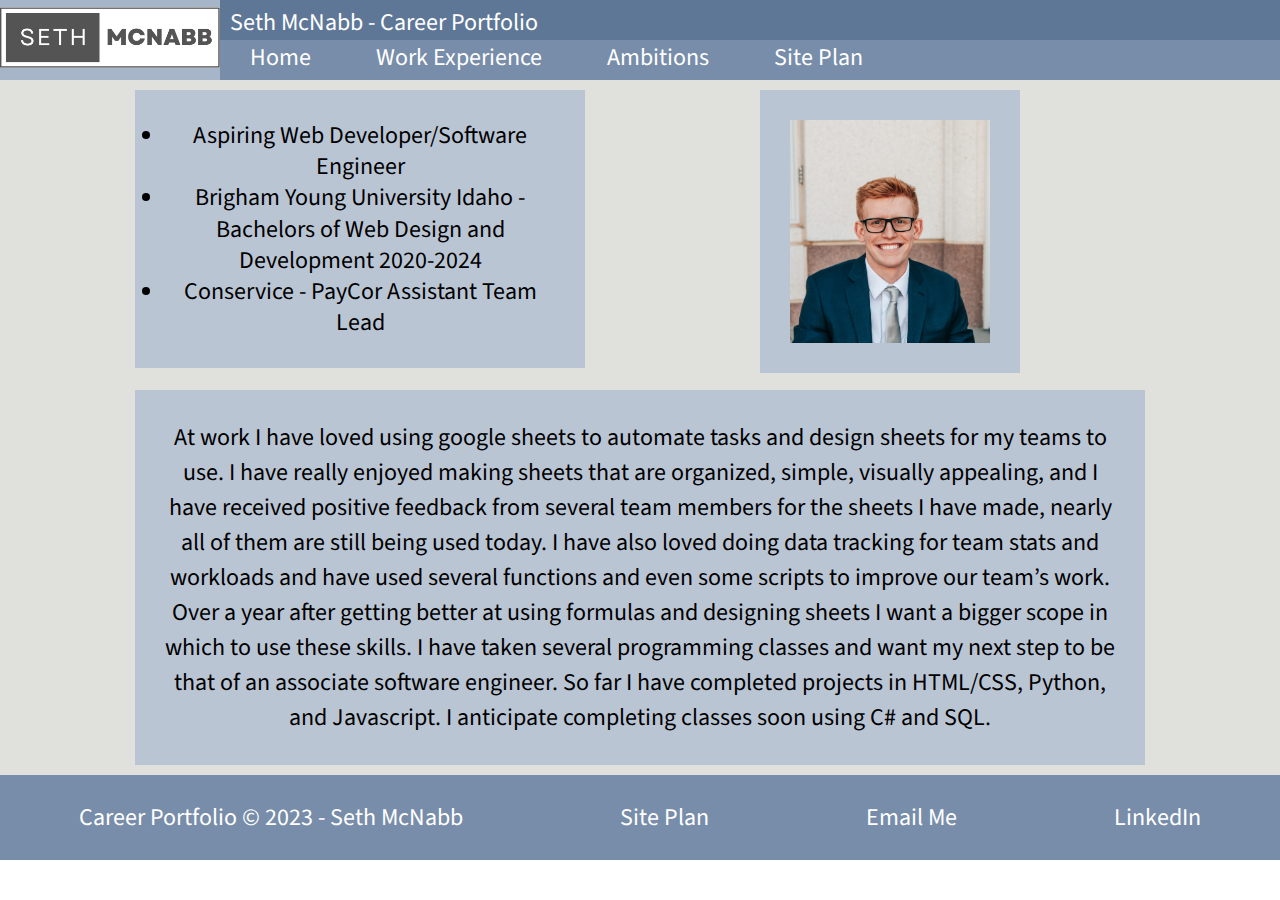
<file: careerportfolio/index.html>
<!DOCTYPE html>
<html lang="en">
<head>
    <link rel = "stylesheet" href="styles/styles.css">
    <meta charset="UTF-8">
    <meta http-equiv="X-UA-Compatible" content="IE=edge">
    <meta name="viewport" content="width=device-width, initial-scale=1.0">
    <title>Home</title>
</head>
<body>
    <header>
        <a id="logo_link" href="index.html">
            <img class = "logo" src="images/seth_logo_image.png" alt="Logo_Image" width="350px">
        </a>
        <h class = "title">Seth McNabb - Career Portfolio</h>
        <nav>
            <a href="index.html">Home</a>
            <a href="Experience.html">Work Experience</a>
            <a href="Ambitions.html">Ambitions</a>
            <a href="site-plan.html">Site Plan</a>
        </nav>
    </header>
    <main class="home-grid">
        <ul>
            <li>Aspiring Web Developer/Software Engineer</li>
            <li>Brigham Young University Idaho - Bachelors of Web Design and Development 2020-2024</li>
            <li>Conservice - PayCor Assistant Team Lead</li>
        </ul>
        <p2>
            At work I have loved using google sheets to automate tasks and design sheets for my teams to use. I have really enjoyed making sheets that are organized, simple, visually appealing, and I have received positive feedback from several team members for the sheets I have made, nearly all of them are still being used today. I have also loved doing data tracking for team stats and workloads and have used several functions and even some scripts to improve our team’s work. Over a year after getting better at using formulas and designing sheets I want a bigger scope in which to use these skills. I have taken several programming classes and want my next step to be that of an associate software engineer. 
            So far I have completed projects in HTML/CSS, Python, and Javascript. I anticipate completing classes soon using C# and SQL. 
        </p2>
        <img class="headshot" src="images/headshot.jpg" alt="Headshot" width=200px>
        <!--<img class="coding logo" src="" alt="Coding Logo">-->
        <!--github test-->
    </main>
    <footer>
        <p>Career Portfolio &copy; 2023 - Seth McNabb</p>
        <p><a href="site-plan.html">Site Plan</a></p>
        <p><a href="mailto: sethmcnabb00@gmail.com">Email Me</a></p>
        <p><a href="www.linkedin.com/in/seth-mcnabb-2586941bb">LinkedIn</a></p>
    </footer>
</body>
</html>
</file>
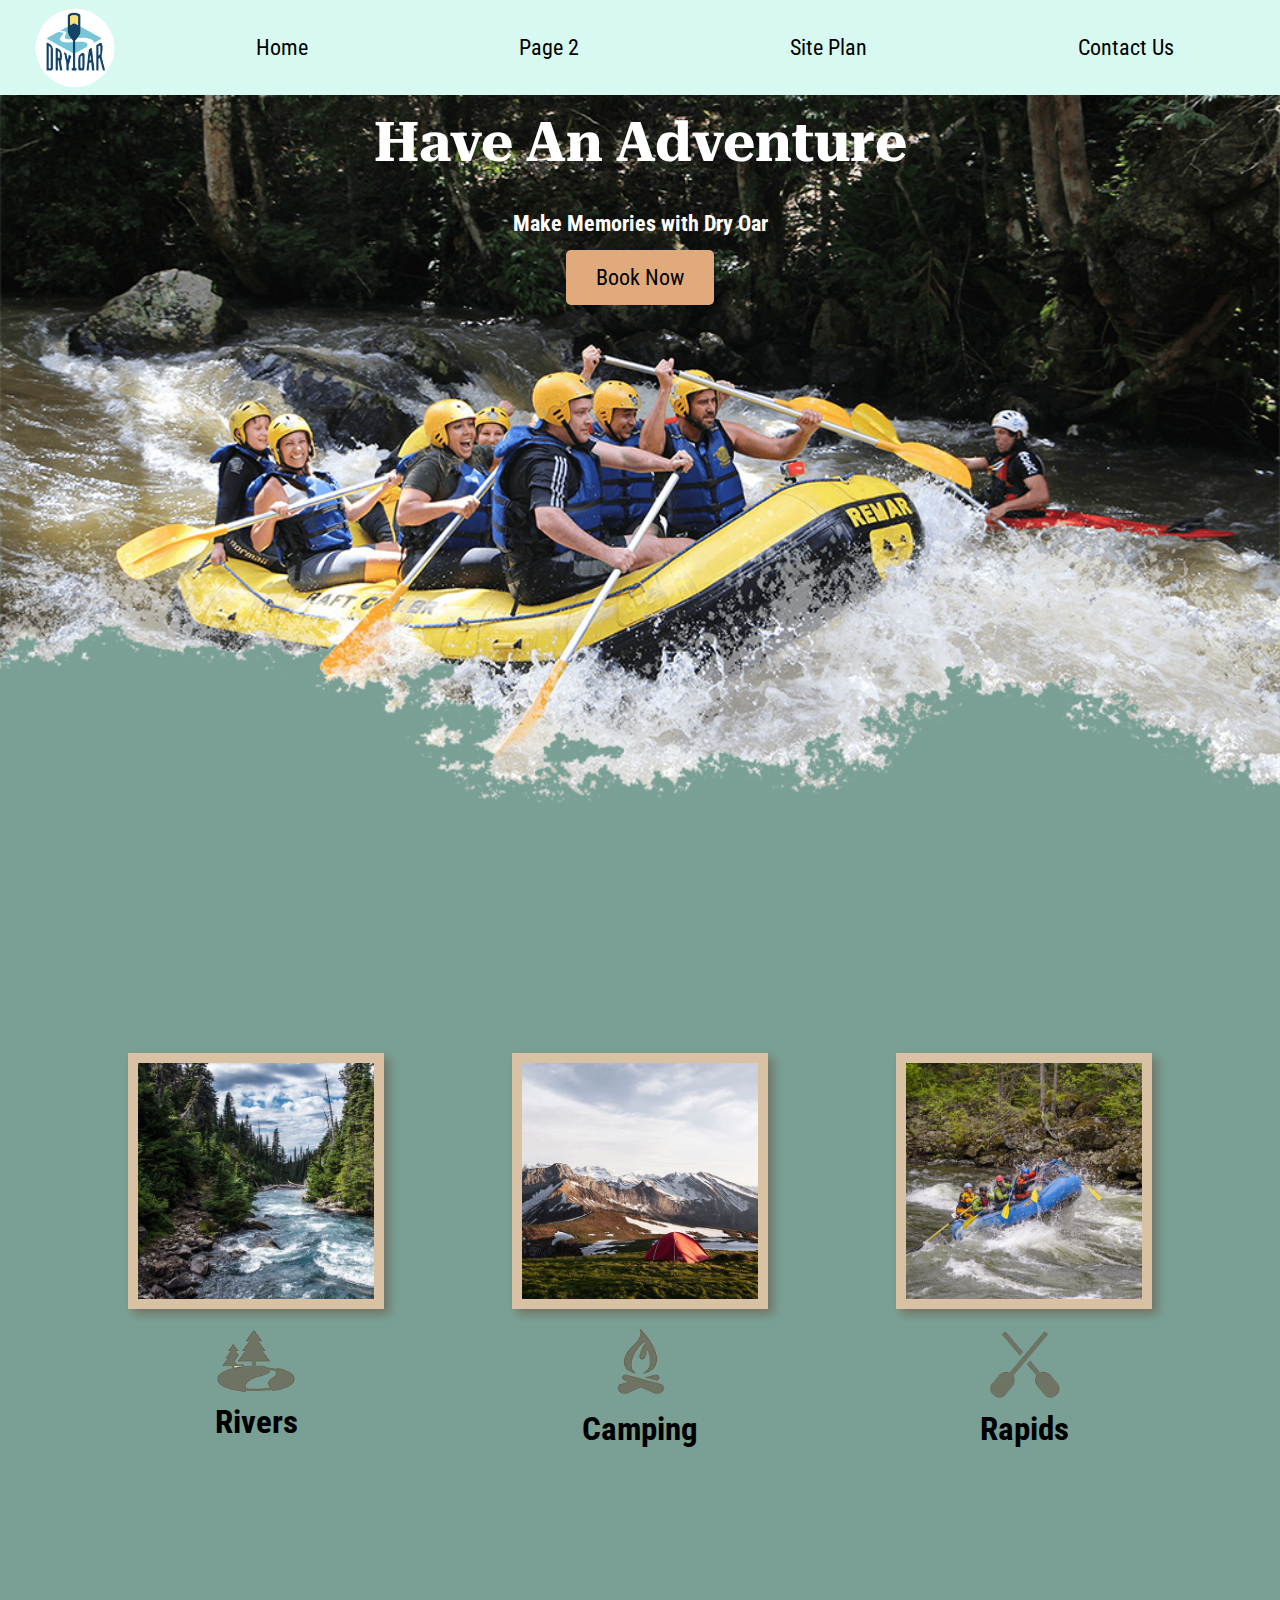
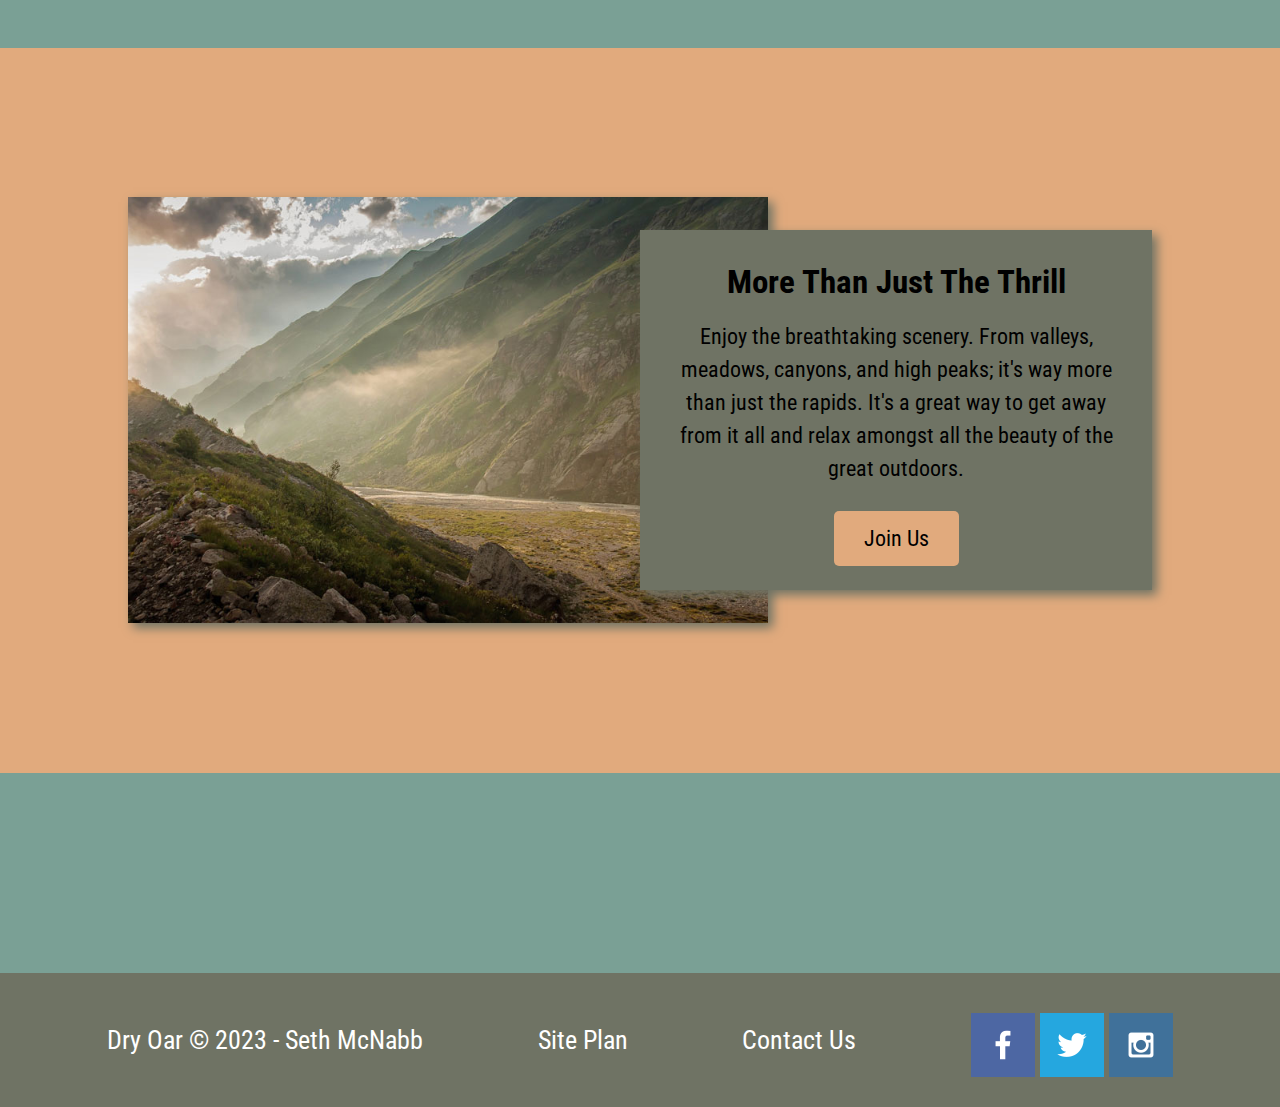
<file: wwr/index.html>
<!DOCTYPE html>
<html lang="en">
<head>
    <link rel="stylesheet" href="styles/style.css">
    <meta charset="UTF-8">
    <meta http-equiv="X-UA-Compatible" content="IE=edge">
    <meta name="viewport" content="width=device-width, initial-scale=1.0">
    <title>Whitewater Rafting Vacations | Dry Oar Boating | Home</title>
</head>

<body>
    <div id="content">

        <header>
            <a id="logo_link" href="index.html">
                <img class="logo" src="images/logo.png" alt="Dry Oar Logo">
            </a>
            <nav>
                <a href="index.html">Home</a>
                <a href="#">Page 2</a>
                <a href="site-plan-rafting.html">Site Plan</a>
                <a href="contactus.html">Contact Us</a>
            </nav>
        </header>

        <div id="hero">
            <div id="hero-box">
                <img id="hero-img" src="images/hero.png" alt="People enjoying white water rafting">
            </div>
            <section id="hero-msg">
                <h1 class="home-title">Have An Adventure</h1>
                <h4>Make Memories with Dry Oar</h4>
                <div class="button-box">
                    <a class="book" href="rates.html">Book Now</a>
                </div>
            </section>
          </div>

    <main class="home-grid">
    <section class="rivers-card">
        <img class="card-img" src="images/rivers.jpg" alt="river in forest">
        <img class="icon" src="images/river_icon.png" alt="river icon">
        <h2>Rivers</h2>
    </section>
    <section class="camping-card">
        <img class="card-img" src="images/camping.jpg" alt="tent in mountains">
        <img class="icon" src="images/fire_icon.png" alt="fire icon">
        <h2>Camping</h2>
    </section>
    <section class="rapids-card">
        <img class="card-img" src="images/rapids.jpg" alt="rafting boat">
        <img class="icon" src="images/oars.png" alt="oars icon">
        <h2>Rapids</h2>
    </section>
    <div id="background"></div>
    <img class="mountains" src="images/mountains.jpg" alt="Misty mountains">
    <section class="msg">
        <h2>More Than Just The Thrill</h2>
        <p>Enjoy the breathtaking scenery. From valleys, meadows, canyons, and high peaks; it's way more than just the rapids. It's a great way to get away from it all and relax amongst all the beauty of the great outdoors. </p>
        <a class='join' href="rivers.html">Join Us</a>
    </section>
    </main>
    <!-- push -->  
    <footer>
        <p>Dry Oar &copy; 2023 - Seth McNabb</p>
        <p><a href="site-plan-rafting.html">Site Plan</a></p>
        <p><a href="contactus.html">Contact Us</a></p>
        <div class="social">
            <a href="https://facebook.com">
                <img src="images/facebook.png" alt="fb icon">
            </a>
            <a href="https://twitter.com">
                <img src="images/twitter.png" alt="twitter icon">
            </a>
            <a href="https://instagram.com">
                <img src="images/instagram.png" alt="instagram icon">
            </a>
        </div>
    </footer>
    
    </div>
</body>
</file>
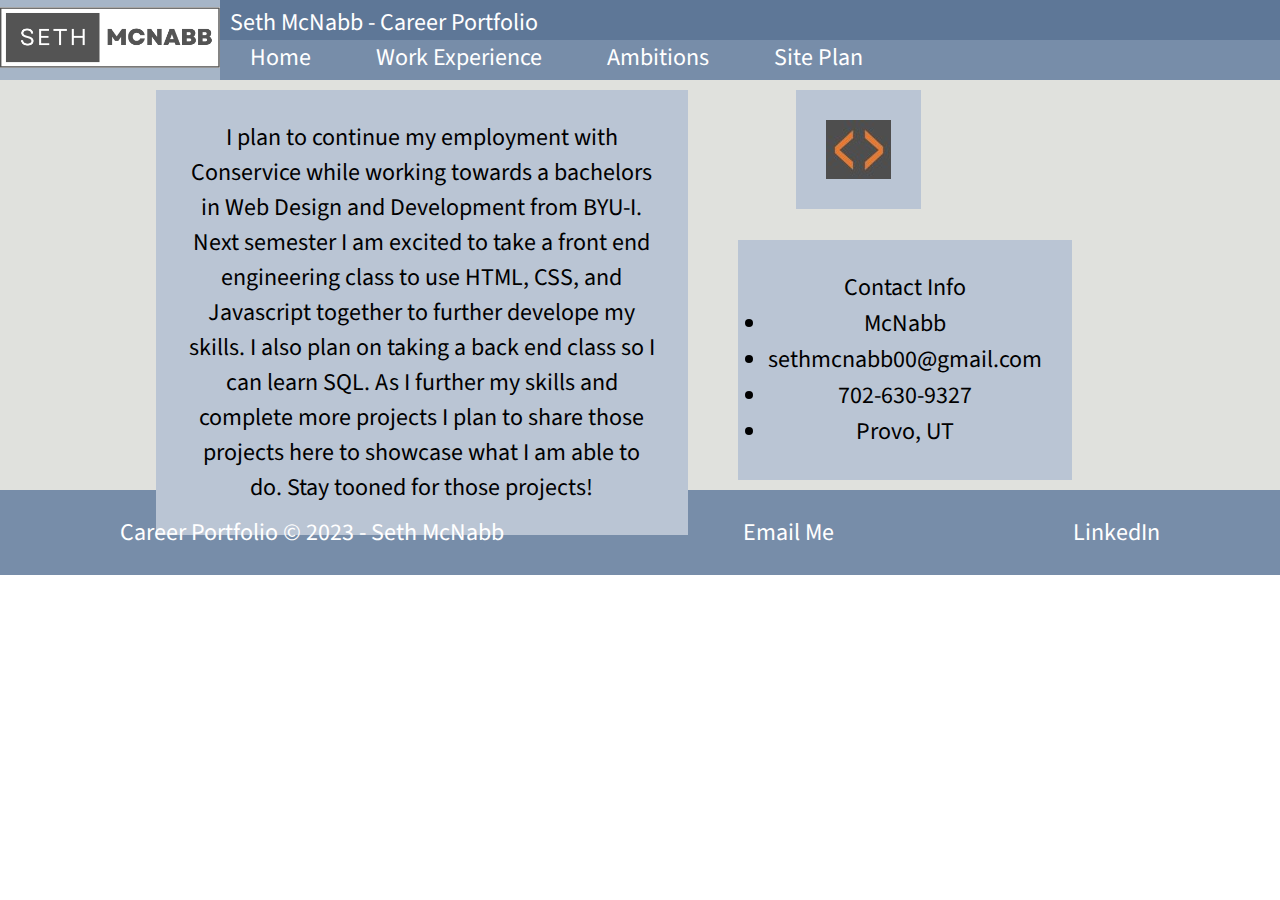
<file: careerportfolio/Ambitions.html>
<!DOCTYPE html>
<html lang="en">
<head>
    <link rel = "stylesheet" href="styles/styles.css">
    <meta charset="UTF-8">
    <meta http-equiv="X-UA-Compatible" content="IE=edge">
    <meta name="viewport" content="width=device-width, initial-scale=1.0">
    <title>Ambitions</title>
</head>
<body>
    <header>
        <a id="logo_link" href="index.html">
            <img class = "logo" src="images/seth_logo_image.png" alt="Logo_Image" width="300px">
        </a>
        <h class = "title">Seth McNabb - Career Portfolio</h>
        <nav>
            <a href="index.html">Home</a>
            <a href="Experience.html">Work Experience</a>
            <a href="Ambitions.html">Ambitions</a>
            <a href="site-plan.html">Site Plan</a>
    </header>
    <main class="page3-grid">
        <p4>
            I plan to continue my employment with Conservice while working towards a bachelors in Web Design and Development from BYU-I. Next semester I am excited to take a front end engineering class to use HTML, CSS, and Javascript together to further develope my skills. I also plan on taking a back end class so I can learn SQL. As I further my skills and complete more projects I plan to share those projects here to showcase what I am able to do. Stay tooned for those projects! 
        </p4>
        <img class="coding-logo" src="images/coding_logo.jpg" alt="Coding Logo">
        <ul3>Contact Info
            <li>McNabb</li>
            <li>sethmcnabb00@gmail.com</li> 
            <li>702-630-9327</li>
            <li>Provo, UT</li>
        </ul3>
    </main>
    <footer>
        <p>Career Portfolio &copy; 2023 - Seth McNabb</p>
        <p><a href="mailto: sethmcnabb00@gmail.com">Email Me</a></p>
        <p><a href="https://www.linkedin.com/in/seth-mcnabb-2586941bb/">LinkedIn</a></p>
    </footer>
</body>
</html>
</file>
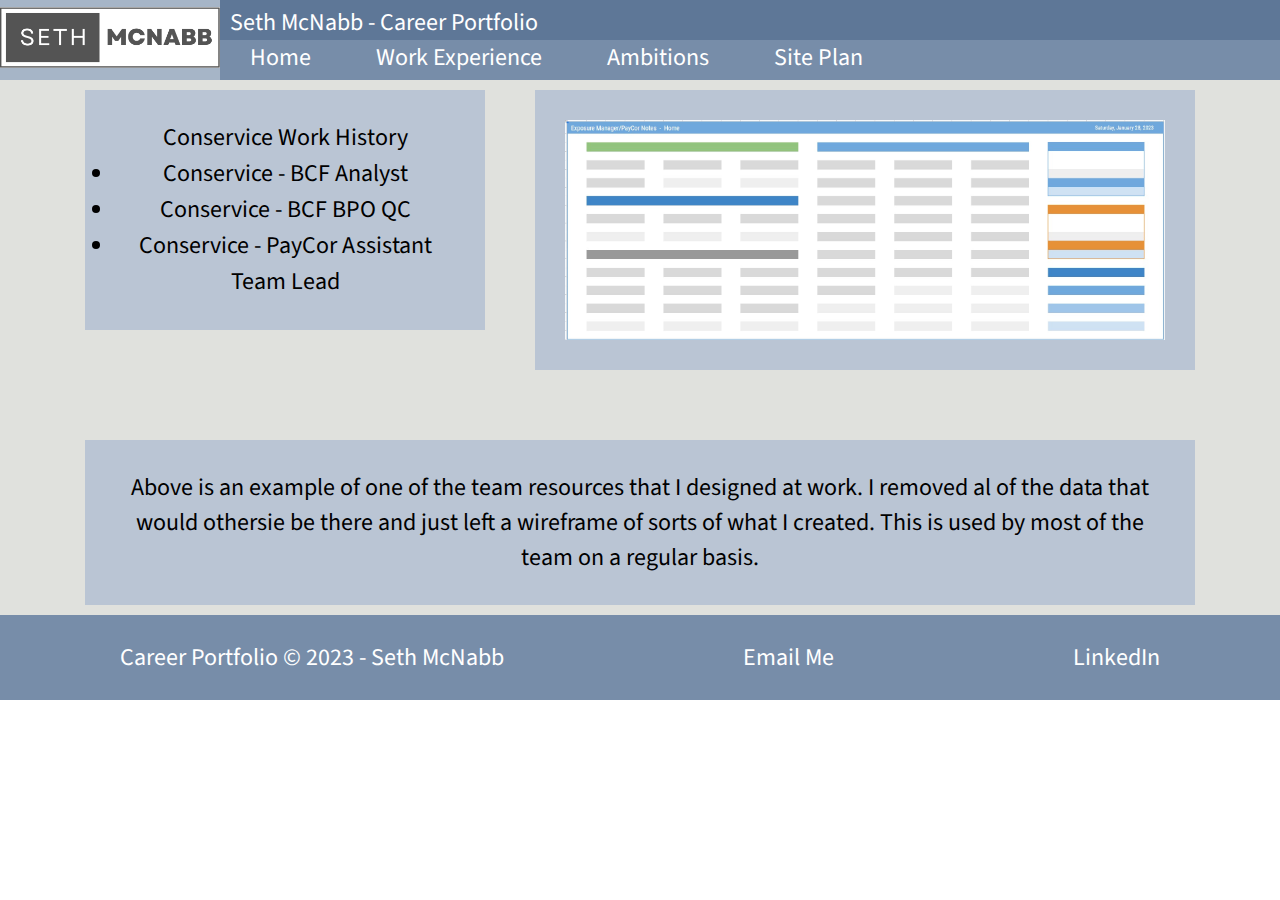
<file: careerportfolio/Experience.html>
<!DOCTYPE html>
<html lang="en">
<head>
    <link rel = "stylesheet" href="styles/styles.css">
    <meta charset="UTF-8">
    <meta http-equiv="X-UA-Compatible" content="IE=edge">
    <meta name="viewport" content="width=device-width, initial-scale=1.0">
    <title>Experience</title>
</head>
<body>
    <header>
        <a id="logo_link" href="index.html">
            <img class = "logo" src="images/seth_logo_image.png" alt="Logo_Image" width="300px">
        </a>
        <h class = "title">Seth McNabb - Career Portfolio</h>
        <nav>
            <a href="index.html">Home</a>
            <a href="Experience.html">Work Experience</a>
            <a href="Ambitions.html">Ambitions</a>
            <a href="site-plan.html">Site Plan</a>
        </nav>
    </header>
    <main class="page2-grid">
        <ul2>Conservice Work History
            <li>Conservice - BCF Analyst</li>
            <li>Conservice - BCF BPO QC</li>
            <li>Conservice - PayCor Assistant Team Lead</li>
        </ul2>    
        <p3>Above is an example of one of the team resources that I designed at work. I removed al of the data that would othersie be there and just left a wireframe of sorts of what I created. This is used by most of the team on a regular basis. </p3>
        </ul>
        <img class="wireframe" src="images/EM PC Notes Home Wireframe.jpg" alt="Work Project Example (info hidden)" width="600px">
        <!--<img class="BYUi logo" src="" alt="BYU-I Logo">-->
    </main>
    <footer>
        <p>Career Portfolio &copy; 2023 - Seth McNabb</p>
        <p><a href="mailto: sethmcnabb00@gmail.com">Email Me</a></p>
        <p><a href="https://www.linkedin.com/in/seth-mcnabb-2586941bb/">LinkedIn</a></p>
    </footer>
</body>
</html>
</file>
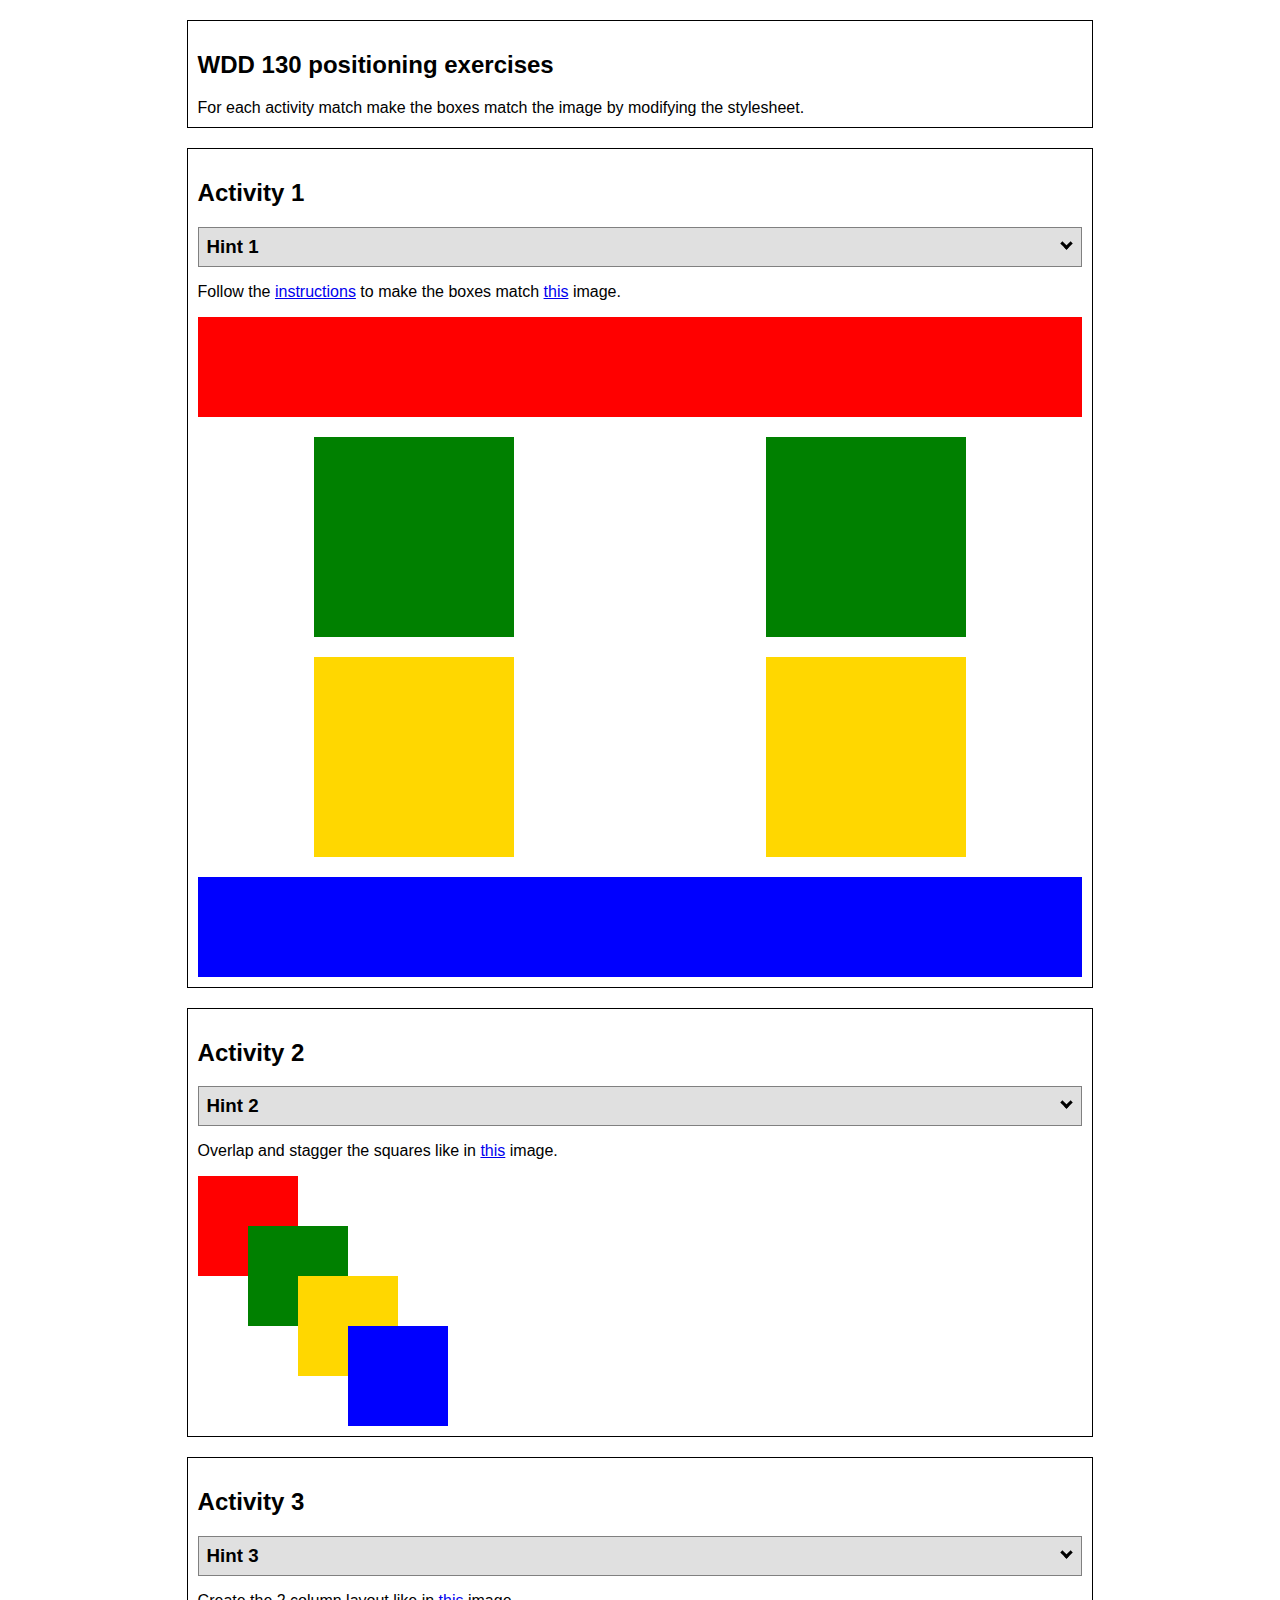
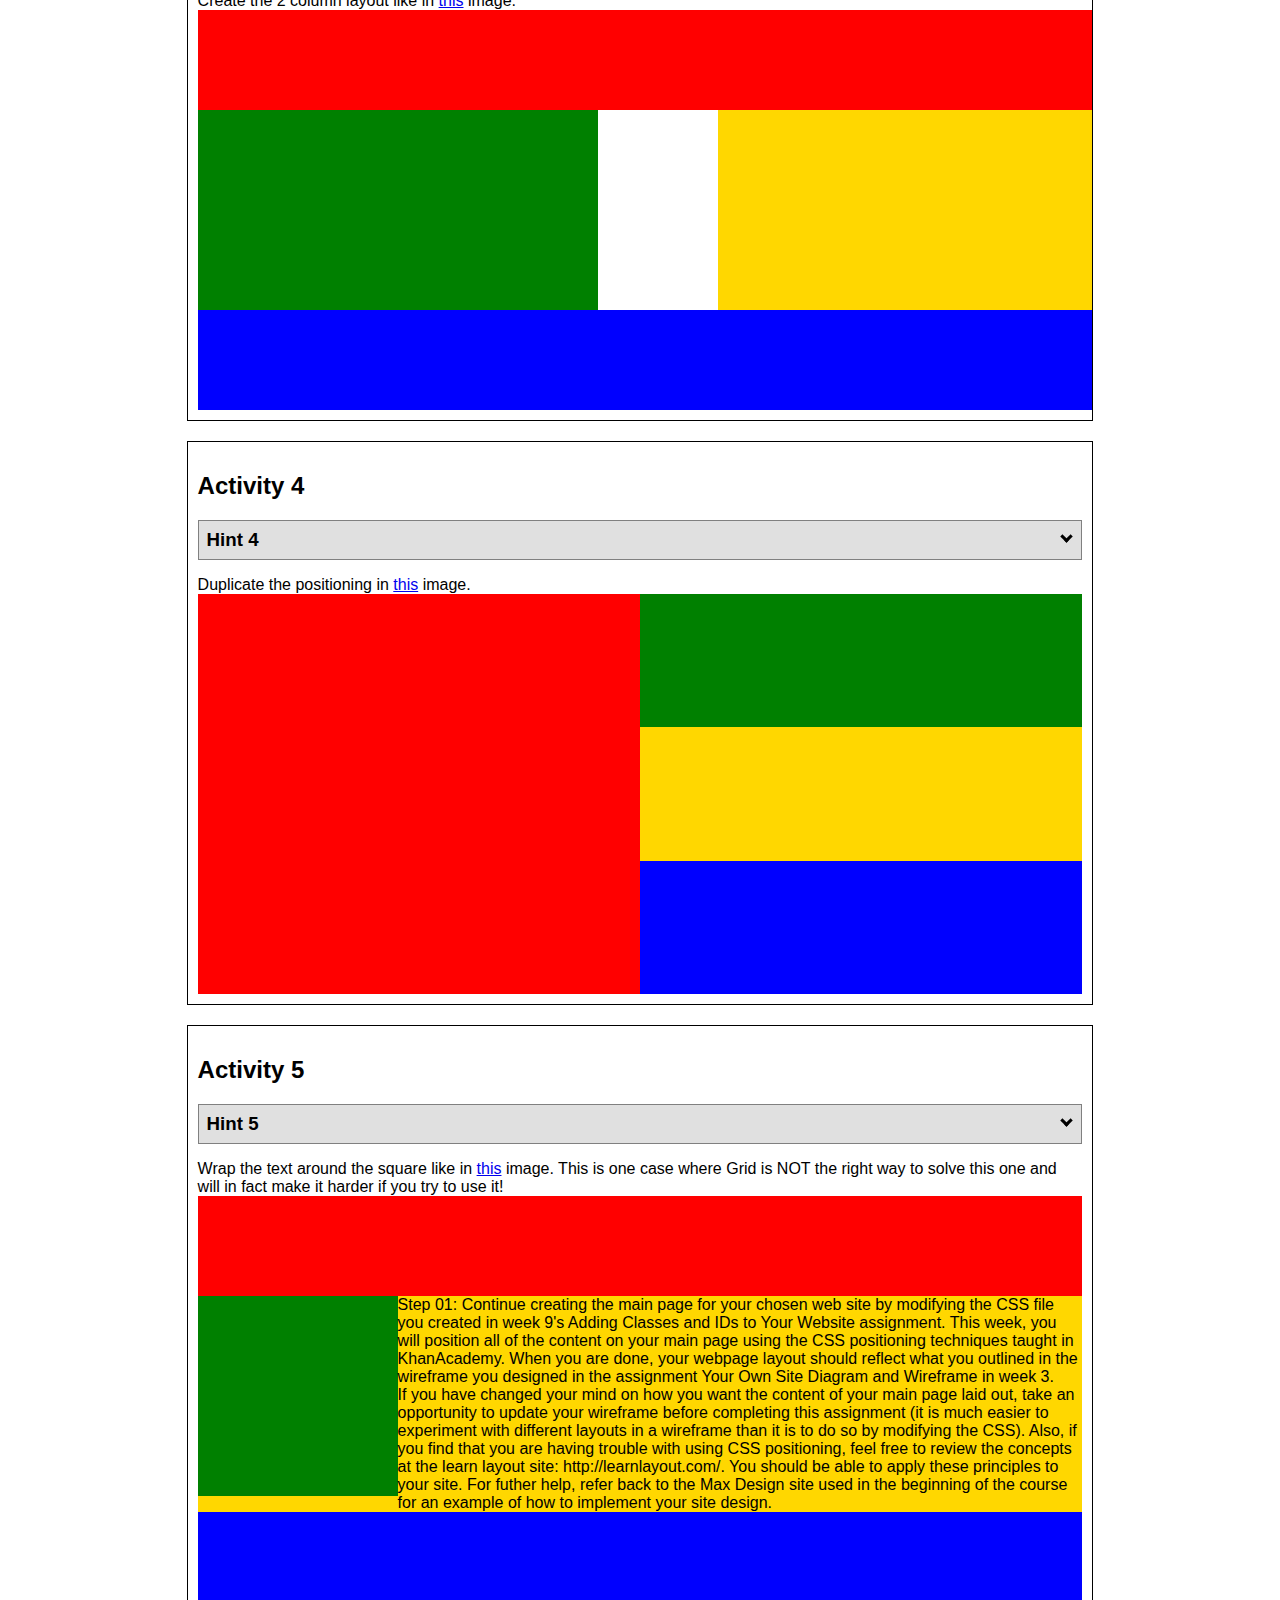
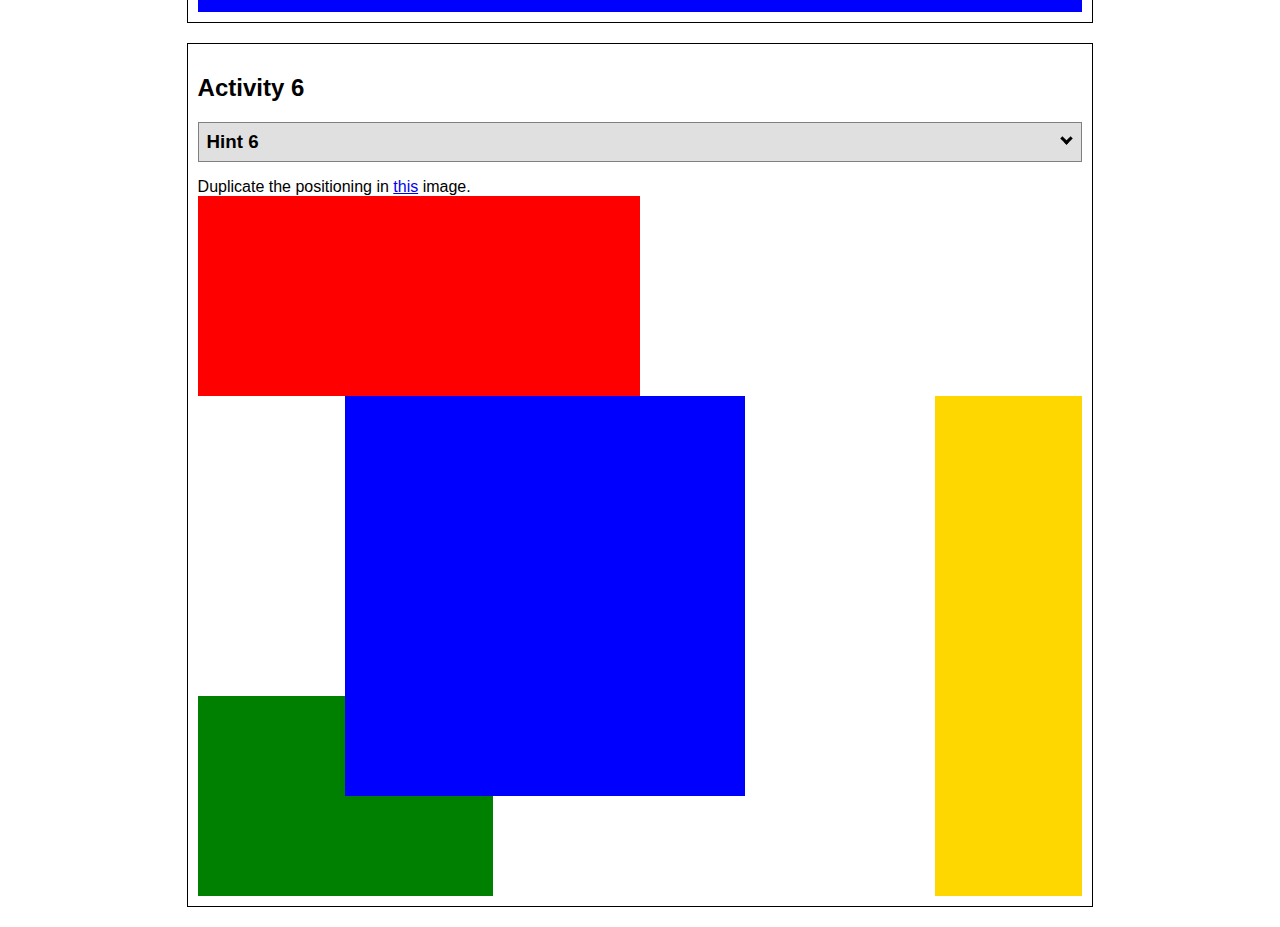
<file: positioning/positioning/positioning.html>
<!DOCTYPE html>
<html lang="en">
  <head>
    <!-- HTML - Name: positioning.html -->
    <title>Positioning Activity</title>
    <link rel="stylesheet" type="text/css" href="positionstyles.css" />
  </head>
  <body>
    <div class="activity">
      <h2>WDD 130 positioning exercises</h2>
      For each activity match make the boxes match the image by modifying the stylesheet.</div>
    <div class="activity">
      <h2>Activity 1</h2>
      <section class="hint"><input type="checkbox" ><i></i> <h3>Hint 1</h3><div><p>Check out the <a href="https://byui-wdd.github.io/wdd130/activities/w06-css-positioning.html" target="_blank">activity instructions</a> in Ilearn!</p></div></section>
      <p>Follow the <a href="https://byui-wdd.github.io/wdd130/activities/w06-css-positioning.html" target="_blank">instructions</a> to make the boxes match  <a href="https://byui-wdd.github.io/wdd130/images/example1.png" target="_blank">this</a> image.</p>
      <div class="content1" >
        <div class="red1" ></div>
        <div class="green1" ></div>
        <div class="green1" ></div>
        <div class="yellow1"></div>
        <div class="yellow1"></div>
        <div class="blue1"></div>
      </div>
    </div>
    <div class="activity">
      <h2>Activity 2</h2>
      <section class="hint"><input type="checkbox" > <h3>Hint 2</h3><i></i><div>
      <ul>
      <li>grid-template-columns: 50px 50px 50px 50px 50px </li></ul></div></section>
      <p>Overlap and stagger the squares like in <a href="https://byui-wdd.github.io/wdd130/images/example2.png" target="_blank">this</a> image.</p>
      <div class="content2" >
        <div class="red2" ></div>
        <div class="green2" ></div>
        <div class="yellow2"></div>
        <div class="blue2"></div>
      </div>
    </div>
    <div class="activity">
      <h2>Activity 3</h2>
      <section class="hint"><input type="checkbox" > <h3>Hint 3</h3><i></i><div><p>This one is going to be best solved with CSS Grid. Remember to make the boxes the right width first...then start moving them around. </p><h4>Properties used:</h4><ul><li>display:grid;</li><li>grid-template-columns:</li><li>grid-column-gap:</li>
        <li>grid-column:</li>  </ul></div></section>
      Create the 2 column layout like in <a href="https://byui-wdd.github.io/wdd130/images/example3.png" target="_blank">this</a>  image.
      <div class="content3" >
        <div class="red3" ></div>
        <div class="green3" ></div>
        <div class="yellow3"></div>
        <div class="blue3"></div>
      </div>
    </div>
    <div class="activity">
      <h2>Activity 4</h2>
      <section class="hint"><input type="checkbox" > <h3>Hint 4</h3><i></i><div><p>For the others we have been primarily concerned with width. For this one you will need to adjust height as well. </p><h4>Properties used:</h4><ul><li>display:grid;</li><li>grid-template-columns:</li><li>grid-row:</li></ul></div></section>
      Duplicate the positioning in <a href="https://byui-wdd.github.io/wdd130/images/example4.png" target="_blank">this</a> image. 
      <div class="content4" >
        <div class="red4" ></div>
        <div class="green4" ></div>
        <div class="yellow4"></div>
        <div class="blue4"></div>
      </div>
    </div>

    <div class="activity">
      <h2>Activity 5</h2>
      <section class="hint"><input type="checkbox" > <h3>Hint 5</h3><i></i><div><p>Grid is <strong>not</strong> the right way to do this.  In fact there is only one way to really do that...and that is with float. Remember that we float the thing we want the text to wrap around.  Also remember to start by making all the shapes the right size and shape.</p><h4>Properties used:</h4><ul><li>float: left;</li></ul></div></section>
      Wrap the text around the square like in <a href="https://byui-wdd.github.io/wdd130/images/example5.png" target="_blank">this</a> image. This is one case where Grid is NOT the right way to solve this one and will in fact make it harder if you try to use it!
      <div class="content5" >
        <div class="red5" ></div>
        <div class="green5" ></div>
        <div class="yellow5">Step 01: Continue creating the main page for your chosen web site by modifying the CSS file you created in week 9's Adding Classes and IDs to Your Website assignment. This week, you will position all of the content on your main page using the CSS positioning techniques taught in KhanAcademy. When you are done, your webpage layout should reflect what you outlined in the wireframe you designed in the assignment Your Own Site Diagram and Wireframe in week 3. <br />
          If you have changed your mind on how you want the content of your main page laid out, take an opportunity to update your wireframe before completing this assignment (it is much easier to experiment with different layouts in a wireframe than it is to do so by modifying the CSS). Also, if you find that you are having trouble with using CSS positioning, feel free to review the concepts at the learn layout site: http://learnlayout.com/. You should be able to apply these principles to your site. For futher help, refer back to the Max Design site used in the beginning of the course for an example of how to implement your site design.</div>
        <div class="blue5"></div>
      </div>
    </div>
    <div class="activity">
      <h2>Activity 6</h2>
      <section class="hint"><input type="checkbox" > <h3>Hint 6</h3><i></i><div><p>This one is all about visualizing the grid behind the layout. If you are having a hard time doing that first: all the sizes are even multiples of 100, and second here is another example with the lines drawn: <a href="https://byui-wdd.github.io/wdd130/images/example6-hint.png" target="_blank">example 6 with lines</a>. For this one you will find it easiest if you use px for the column width. You can also use <kbd>z-index</kbd> to control the element layering.    </p><h4>Properties used:</h4><ul><li>display:grid;</li><li>grid-template-columns:</li><li>grid-column:</li><li>grid-row:</li><li><a href="https://www.w3schools.com/cssref/pr_pos_z-index.asp" target="_blank">z-index:</a></li></ul></div></section>
      Duplicate the positioning in <a href="https://byui-wdd.github.io/wdd130/images/example6.png" target="_blank">this</a> image.
      <div class="content6" >
        <div class="red6" ></div>
        <div class="green6" ></div>
        <div class="yellow6"></div>
        <div class="blue6"></div>
      </div>
    </div>
  </body>
</html>
</file>
<file: careerportfolio/styles/styles.css>
@import url('https://fonts.googleapis.com/css2?family=Fira+Sans:ital,wght@0,400;1,300&family=Source+Sans+Pro:wght@300&display=swap');

* {
    margin: 0;
    padding: 0;
}

body {
    font-family: "Source Sans Pro";
    font-size: 1.5em;
}
.home-title {
    font-family: "Fira Sands";
    font-size: 2.5em;
    margin-top: 15px;
}
div {
    max-width: 1600px;
}



/*header*/
header {
    display: grid;
    grid-template-columns: repeat(7, 1fr);
    grid-template-rows: 40px 40px;
    background-color: #A6B5C7;
}
h {
    grid-column: 2/8;
    grid-row: 1/2;
    color: white;
    background-color: #5E7797;
}
#logo_link {
    justify-self: center;
    align-self: center;
}
img.logo {
    grid-column: 1/2;
    grid-row: 1/3;
    max-width: 220px;
    padding-top: 45px;
}
nav {
    grid-column: 2/8;
    grid-row: 2/3;
    background-color: #778DA9;
}
nav a {
    text-align: left;
    color:white;
    text-decoration: none;
    padding: 30px;
    text-align: bottom;
}
a:hover{
    color:lightgrey;
}
h.title {
    padding-left: 10px;
    padding-top: 5px;
}



/*Page 1 home*/
.home-grid{
    display: grid;
    grid-template-columns: repeat(9, 1fr);
    grid-template-rows: 200px auto;
    background-color: #E0E1DD;
    padding: 10px;
    grid-gap: 50px;
}
.headshot{
    grid-column: 7/8;
    grid-row: 1/2;
    margin: auto;
    background-color: #BAC5D4;
    padding: 30px;
}
ul {
    line-height: 130%;
    grid-column: 2/6;
    grid-row: 1/2;
    margin: auto;
    text-align: center;
    background-color: #BAC5D4;
    padding: 30px;
}
p2 {
    grid-column: 2/9;
    grid-row: 3/4;
    margin: auto;
    text-align: center;
    background-color: #BAC5D4;
    padding: 30px;
}



/*page2 home*/
.page2-grid {
    display: grid;
    grid-template-columns: repeat(9,1fr);
    grid-template-rows: 100px auto;
    background-color: #E0E1DD;
    padding: 10px;
    grid-gap: 50px;
}
.wireframe {
    grid-column: 8/9;
    grid-row: 1/2;
    margin: auto;
    background-color: #BAC5D4;
    padding: 30px;
}
ul2 {
    line-height: 150%;
    grid-column: 2/8;
    grid-row: 1/2;
    margin: auto;
    text-align: center;
    background-color: #BAC5D4;
    padding: 30px;
}
p3 {
    grid-column: 2/9;
    grid-row: 6/6;
    margin: auto;
    text-align: center;
    background-color: #BAC5D4;
    padding: 30px;
}



/*page3 home*/
.page3-grid {
    display: grid;
    grid-template-columns: repeat(9,1fr);
    grid-template-rows: 100px auto;
    background-color: #E0E1DD;
    padding: 10px;
    grid-gap: 50px;
}
p4 {
    grid-column: 2/6;
    grid-row: 1/2;
    margin: auto;
    text-align: center;
    background-color: #BAC5D4;
    padding: 30px;
}
.coding-logo {
    grid-column: 6/8;
    grid-row: 1/1;
    margin: auto;
    background-color: #BAC5D4;
    padding: 30px;
}
ul3 {
    line-height: 150%;
    grid-column: 6/8;
    grid-row: 2/2;
    margin: auto;
    text-align: center;
    background-color: #BAC5D4;
    padding: 30px;
 
}

/*footer - */ 
footer {
    display: flex;
    grid-template-columns: repeat(4, 1fr);
    background-color: #778da9;
    color: white;
    justify-content: space-around;
    align-items: center;    
    padding-top: 25px;
    padding-bottom:25px;
}
footer a{
    color: white;
    padding-bottom: 25px;
    text-decoration: none;
}
footer a:hover {
    color: lightgray;
}
</file>
<file: wwr/styles/style.css>
@import url('https://fonts.googleapis.com/css2?family=Roboto+Condensed:wght@300&family=Roboto+Serif:opsz,wght@8..144,300&display=swap');

body {
    font-family: "Roboto Condensed", Arial, sans-serif;
    font-size: 22px;
    margin: 0;
    padding: 0;
}
.home-title {
    font-family: "Roboto Serif", Helvetica, sans-serif;
    font-size: 2.5em;
    margin-top: 15px;
    color: white;
}


div {
    max-width: 1600px;
}
#content {
    margin: 0 auto;
}
nav a, #hero-msg h1, #hero-msg h4, .button-box, main section {
    text-align: center;
}
#background {
    height: 725px;
}


body,nav a:hover {
    background-color: #7AA095;
}
header,.msg{
    background-color: #D7F9F1;
}
.book, .join, .book:hover, .join:hover, #background
{
    background-color: #E1AA7D;
}
footer {
    background-color: #494947;
    padding: 25px 50px;
    margin-top: 200px;
}


nav a,nav a:hover,h4,.book, .join,.book:hover, .join:hover,.msg h2,.msg p{
    color: black;
}
footer {
    color: white;
}
footer a{
    color: white;
}
footer a:hover {
    color: grey;
}


.logo {
    width: 80px;
}
.icon {
    width: 80px;
    padding-top: 10px;
}
#hero-img {
    width: 100%;
}


nav a, .book, .join, footer a {
    text-decoration: none;
}
footer p {
    font-size: 1.2em;
} 
footer p a:hover {
    text-decoration: underline;
}  

.msg {
    line-height: 1.5em;
    padding: 35px;
}
h2 {
    margin: 0;
}
#logo_link {
    padding-top: 5px;
}
nav a {
    padding: 35px;
}
.book, .join {
    padding: 15px 30px;
    margin-top: 50px;
    border-radius: 5px;
}
.msg p {
    padding-bottom: 15px;
}
footer .social img {
    padding-top: 15px;
}
.rivers-card, .camping-card, .rapids-card {
    margin: 200px 0;
}
.card-img {
    border: 10px;
    border-color: black;
    border-width: 10px;
}
main section img {
    box-sizing: border-box;
}
header {
    display: grid;
    grid-template-columns: 150px auto;
}
nav {
    display: flex;
    justify-content: space-around;
}
#logo_link {
    padding-top: 5px;
    justify-self: center;
    align-self: center;
}
#hero {
    display: grid;
    grid-template-columns: 1fr 3fr 1fr;
}
#hero-box {
    grid-column: 1/4;
    grid-row: 1/3;
}
#hero-msg h4 {
    color: white;
}
#hero {
    display: grid;
    grid-template-columns: 1fr 3fr 1fr;
    margin-top: -100px; 
}
#hero-msg {
    grid-column: 2/3;
    grid-row: 1/2;
    margin-top: 100px;
}
#hero-box {
    grid-column: 1/4;
    grid-row: 1/3;
    z-index: -1;
}
.home-grid {
    display: grid;
    grid-template-columns: repeat(10, 1fr);
}
.card-img, .mountains {
    width: 100%;
}
.rivers-card {
    grid-column: 2/4;
    grid-row: 2/3;
}
.camping-card {
    grid-column: 5/7;
    grid-row: 2/3;
}
.rapids-card {
    grid-column: 8/10;
    grid-row: 2/3;
}
#background {
    grid-column: 1/11;
    grid-row: 4/9;
}
.mountains {
    grid-column: 2/7;
    grid-row: 5/8;
}
.msg {
    grid-column: 6/10;
    grid-row: 6/7;
}

footer {
    background-color: #6f7364;
    padding: 25px 50px;
    margin-top: 200px; 
    display: flex;
    justify-content: space-around;
    align-items: center;
}
.card-img {
    border: 10px solid #d9c2a3;
    transition: transform .5s;
    box-shadow: 5px 5px 10px #6f7364;
}
.card-img:hover {
    opacity: .6;
    transform: scale(1.1);
}
.msg {
    background-color: #6f7364;
    padding: 35px;
    grid-column: 6/10;
    grid-row: 6/7;
    box-shadow: 5px 5px 10px #6f7364;
}
.mountains {
    width: 100%;
    grid-column: 2/7;
    grid-row: 5/8;
    box-shadow: 5px 5px 10px #6f7364;
}



@media screen and (max-width: 900px) {
    #hero, .home-grid {
        display: block;
        height: auto;
    }
    nav, footer {
        flex-direction: column;
    }
    nav a {
        display: block;
        padding: 15px;
    }
    #hero {
        margin-top: 0;
    }
    #hero-msg {
        margin-top: 0;
    }
    #hero-msg h4 {
        display: none;
    }
    .home-title {
        font-size: 25px;
        color: white;
    }
    .rivers-card, .camping-card, .rapids-card { 
        margin: 50px auto;
        width: 60%;
    }
    #background {
        display: none;
    }
    .mountains, .msg {
        width: 80%;
        display: block;
        margin: 0 auto;
    }
    footer {
        margin-top: 25px;
    }
}
/*asdf*/
</file>
<file: positioning/positioning/positionstyles.css>
/* CSS - Name: "positionstyles.css" */
/* Activity 1 styles */
.content1 {
  display: grid;
  grid-template-columns: 1fr 1fr;
  justify-items: center;
  grid-gap: 20px;

}
.red1 { 
  width: 100%; 
  height: 100px; 
  background-color: red; 
  grid-column: 1/3;
} 
.green1 {
  width: 200px; 
  height: 200px; 
  background-color: green; 

} 
.yellow1 {
  width: 200px; 
  height: 200px; 
  background-color: gold; 
} 
.blue1 {
  width: 100%; 
  height: 100px; 
  background-color: blue; 
  grid-column: 1/3;
} 
/* Activity 2 styles */ 
.content2 {
  display: grid;
  grid-template-columns: auto;
}
.red2 {
  width: 100px; 
  height: 100px; 
  background-color: red;
} 
.green2 { 
  width: 100px; 
  height: 100px; 
  background-color: green; 
  margin-left: 50px;
  margin-top: -50px;
}
.yellow2 {
  width: 100px; 
  height: 100px; 
  background-color: gold; 
  margin-left: 100px;
  margin-top: -50px;
} 
.blue2 {
  width: 100px; 
  height: 100px; 
  background-color: blue; 
  margin-left: 150px;
  margin-top: -50px;
} 
/* Activity 3 styles */ 
.content3 {
  display: grid;
  grid-template-columns: auto;
  grid-column-gap: 120px;
}
.red3 {
  width: 100%; 
  height: 100px; 
  background-color: red; 
  grid-column: 1/3;
} 
.green3 {
  width: 400px; 
  height: 200px; 
  background-color: green;
  
} 
.yellow3 {
  width: 400px; 
  height: 200px; 
  background-color: gold; 
} 
.blue3 {
  width: 100%;
  height: 100px; 
  background-color: blue; 
  grid-column: 1/3;
} 
/* Activity 4 styles */ 
.content4 {
  /* This is the parent of the activity 4 boxes. */
  display: grid;
  grid-template-columns: 1fr 1fr;
  height: 400px;
}
.red4 {
  width: 100%; 
  height: 100%; 
  background-color: red; 
  grid-column: 1/2;
  grid-row: 1/4;
} 
.green4 {
  width: 100%; 
  height: 100%; 
  background-color: green; 
  grid-column: 2/3;
  grid-row: 1;
} 
.yellow4 {
  width: 100%; 
  height: 100%; 
  background-color: gold; 
  grid-column: 2/3;
  grid-row: 2;
} 
.blue4 {
  width: 100%; 
  height: 100%; 
  background-color: blue; 
  grid-column: 2/3;
  grid-row: 3;
} 
/* Activity 5 styles */ 
.content5 {
  /* This is the parent of the activity 5 boxes. */
}
.red5 { 
  width: 100%; 
  height: 100px; 
  background-color: red; 
} 
.green5 { 
  width: 200px; 
  height: 200px; 
  background-color: green; 
  float: left;

} 
.yellow5 {
  width: 100%; 
  height: 100%; 
  background-color: gold; 
} 
.blue5 {
  width: 100%; 
  height: 100px; 
  background-color: blue; 
} 
/* Activity 6 styles */ 
.content6 {
  /* This is the parent of the activity 6 boxes. */
  display: grid;
  grid-template-columns: 1fr 1fr 1fr 1fr 1fr 1fr;
}
.red6 {
  width: 100%; 
  height: 200px; 
  background-color: red; 
  grid-column: 1/4;
  grid-row: 1/2;
} 
.green6 {
  width: 100%; 
  height: 200px; 
  background-color: green; 
  grid-column: 1/3;
  grid-row: 4/6;
} 
.yellow6 {
  width: 100%; 
  height: 500px; 
  background-color: gold; 
  grid-column: 6/7;
  grid-row: 2/7;
} 
.blue6 {
  width: 400px; 
  height: 400px; 
  background-color: blue; 
  grid-column: 2/5;
  grid-row: 2/5;
} 


/* Do not make any changes below here */
.activity {
  width: 70%; 
  margin: 20px auto; 
  font-family: Arial, sans-serif; 
  border: 1px solid black; 
  padding: 10px; 
  clear:both; 
  overflow: auto;
} 

.hint {
  border: 1px solid grey;
  background: #e0e0e0;
  padding: .5em;
  position: relative;
  margin: 1em 0;
}
.hint h3 {
  margin: 0;
}
.hint:hover {
  background: #d0d0d0;
}
.hint > div {
  display: none;
}

.hint input[type=checkbox] {
  position: absolute;
  width: 100%;
  height: 100%;
  opacity: 0;
  z-index: 1;
  cursor: pointer;
}

.hint input[type=checkbox]:checked ~ div {
  display: block;
}

.hint i {
  position: absolute;
  transform: translate(-6px, 0);
  margin-top: 16px;
  right: 10px;
  top: -3px;
}
.hint i:before, .hint i:after {
  content: "";
  position: absolute;
  background-color: black;
  width: 3px;
  height: 9px;
}
.hint i:before {
  transform: translate(2px, 0) rotate(45deg);
}
.hint i:after {
  transform: translate(-2px, 0) rotate(-45deg);
}

.hint input[type=checkbox]:checked ~ i:before {
  transform: translate(-2px, 0) rotate(45deg);
}
.hint input[type=checkbox]:checked ~ i:after {
  transform: translate(2px, 0) rotate(-45deg);
}
.hint a {
  position: relative;
  z-index: 1;
}
</file>
